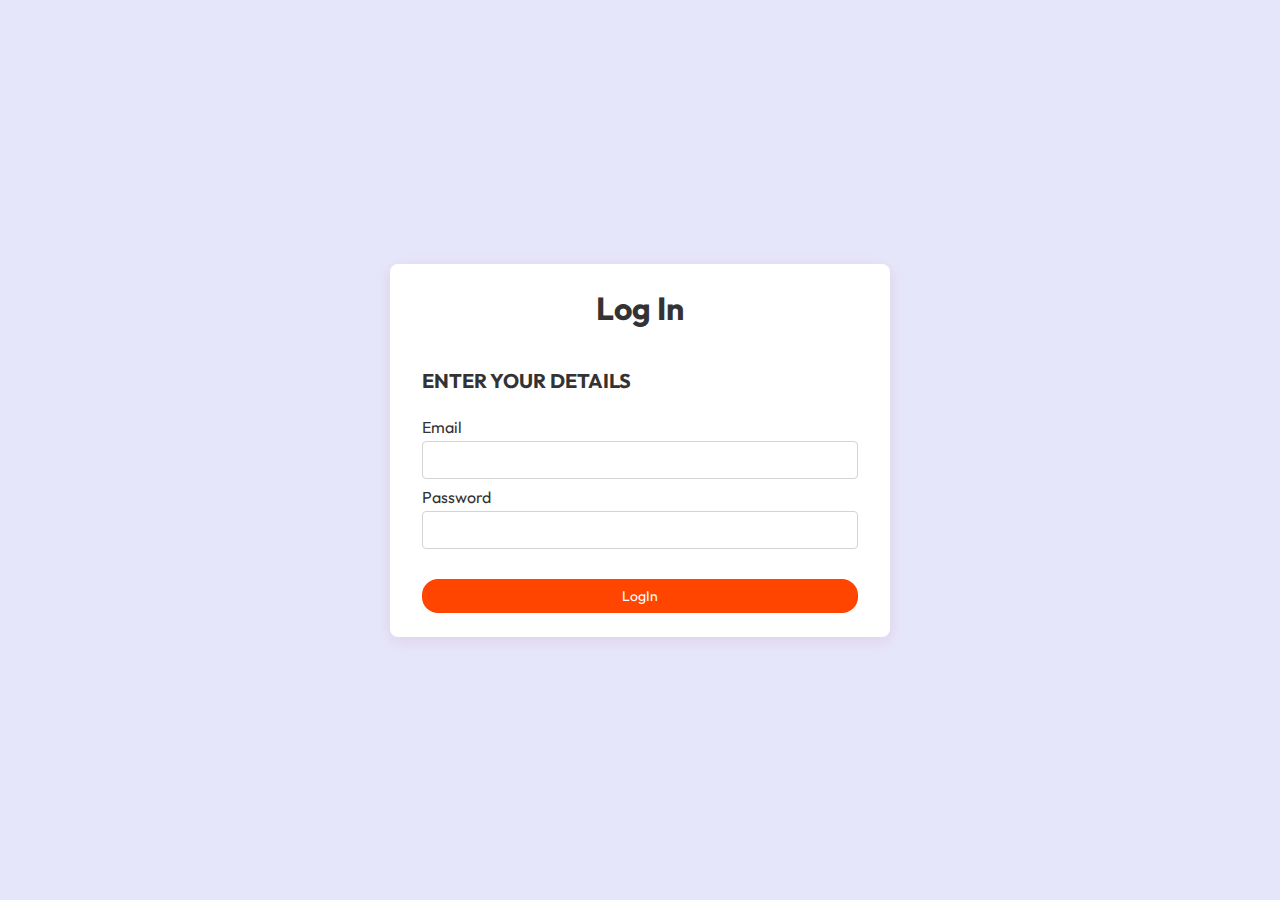
<file: index.html>
<!DOCTYPE html>
<html lang="en">

<head>
    <link rel="stylesheet" href="./assets/CSS/addUserform.css">
    <meta charset="UTF-8">
    <meta name="viewport" content="width=device-width, initial-scale=1.0">
    <title>LogIn</title>
    <!-- <link rel="shortcut icon" href="." type="image/x-icon"> -->
</head>

<body>
    <!-- <div class="main"> -->
        <form class="form-wizard" id="logInForm"  action="./PHP/logIn.php">
      <!-- .completed -->
      <div class="completed" hidden>
        <h2>Redirecting</h2>
        <!-- <svg
          xmlns="http://www.w3.org/2000/svg"
          fill="none"
          viewBox="0 0 24 24"
          stroke-width="1.5"
          stroke="currentColor"
        >
          <path
            stroke-linecap="round"
            stroke-linejoin="round"
            d="M9 12.75 11.25 15 15 9.75M21 12a9 9 0 1 1-18 0 9 9 0 0 1 18 0Z"
          />
        </svg>

        <h3>Registration Successful!</h3>
        <p>Your account has been created.</p> -->
      </div>
      <!-- /.completed -->

      <h1>Log In</h1>

      <!-- .progress-container -->
      <div class="progress-container">
        <div class="progress"></div>

        <ol>
          <!-- <li class="current">Personal</li> -->
          <!-- <li>Contact</li> -->
          <!-- <li>Account</li> -->
          <!-- <li>About</li> -->
        </ol>
      </div>
      <!-- /.progress-container -->

      <!-- .steps-container -->
      <div class="steps-container">
        <div class="step">
          <h3>Enter your Details</h3>

          <div class="form-control">
            <label for="email">Email</label>
            <input type="email" id="email" name="email" required />
          </div>
          <div class="form-control">
            <!-- <label for="last-name">Last Name</label>
            <input type="text" id="last-name" name="last-name" required /> -->
            <label for="password">Password</label>
            <input type="password" name="pass" id="password">
          </div>
        </div>
        
        
      </div>
      <!-- /.steps-container -->

      <!-- .controls -->
      <div class="controls">
        <button type="button" class="prev-btn">Previous</button>
        <button type="button" class="next-btn">Next</button>
        <button type="submit" class="submit-btn" style="background-color: orangered;">LogIn</button>
      </div>
      <!-- /.controls -->
    </form>
    <!-- </div> -->
    <script src="./assets/JS/userlogInForm.js"></script>
    <script src="https://cdnjs.cloudflare.com/ajax/libs/jquery/3.7.1/jquery.min.js" integrity="sha512-v2CJ7UaYy4JwqLDIrZUI/4hqeoQieOmAZNXBeQyjo21dadnwR+8ZaIJVT8EE2iyI61OV8e6M8PP2/4hpQINQ/g==" crossorigin="anonymous" referrerpolicy="no-referrer"></script>
</body>
</html>
</file>
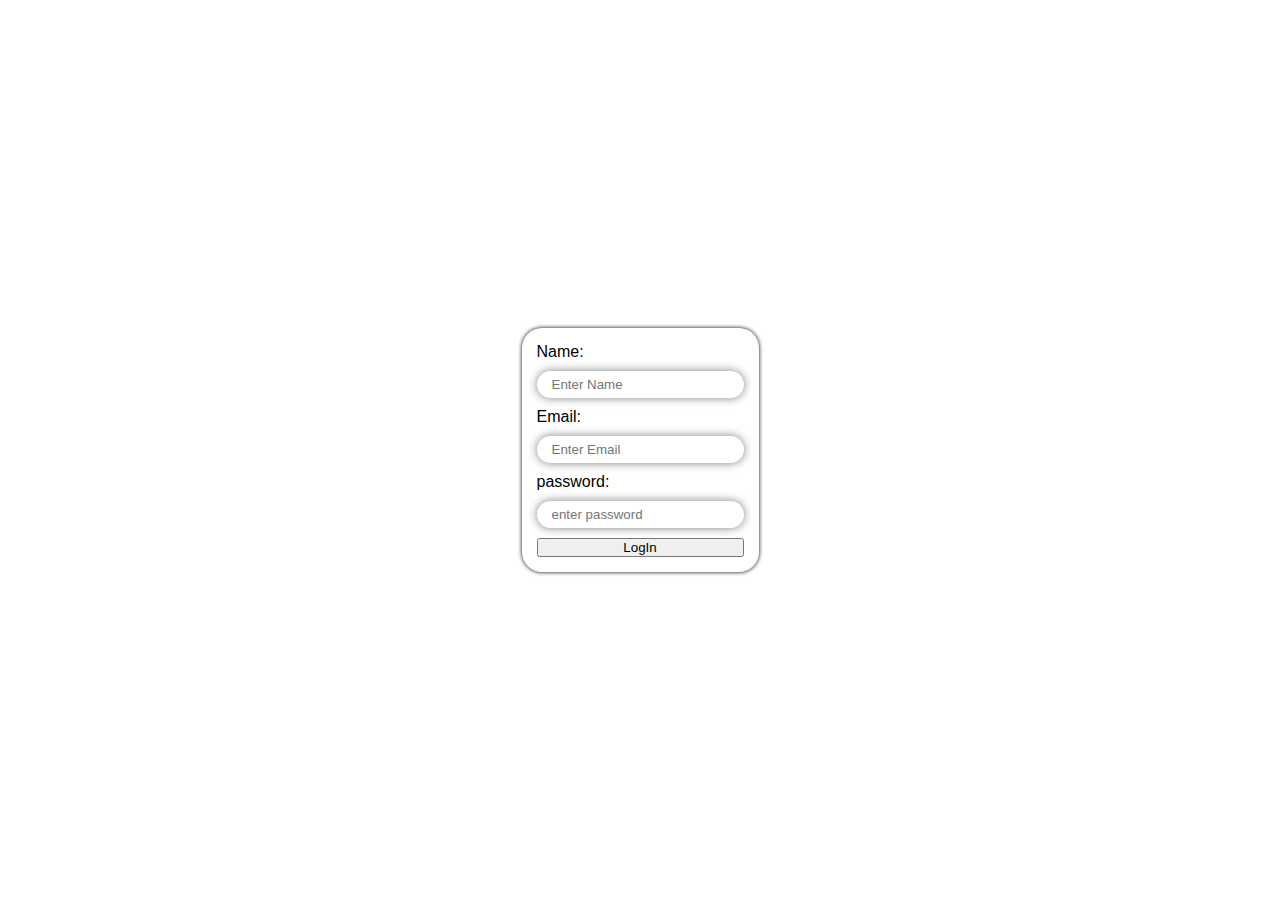
<file: adminPage/index.html>
<!DOCTYPE html>
<html lang="en">
<head>
    <meta charset="UTF-8">
    <meta name="viewport" content="width=device-width, initial-scale=1.0">
    <title>Admin Login</title>
    <style>
        *{
            padding: 0;
            margin: 0;
            box-sizing: border-box;
            font-family: Arial, Helvetica, sans-serif;
        }
        body{
            display: flex;
            align-items: center;
            justify-content: center;
            height: 100vh;
            width: 100%;

        }
        form{
            /* height: 400px; */
            padding: 15px;
            display: flex;
            flex-direction: column;
            /* background: black; */
            box-shadow: 0 0 4px black;
            border-radius: 20px;
            gap: 10px;
        }
        input{
            padding: 6px 15px;
            border-radius: 30px;
            border: none;
            box-shadow: 0 0 10px rgba(0,0,0,0.5);
        }

    </style>
</head>
<body>
    <form action="./PHP/logIn.php">
        <label for="Name">Name:</label>
        <input type="text" name="Name" id="Name" placeholder="Enter Name">
        <label for="email">Email:</label>
        <input type="email" name="email" id="email" placeholder="Enter Email">
        <label for="password">password:</label>
        <input type="password" name="pass" id="password" placeholder="enter password">
        <button type="submit">LogIn</button>
    </form>
</body>
</html>
</file>
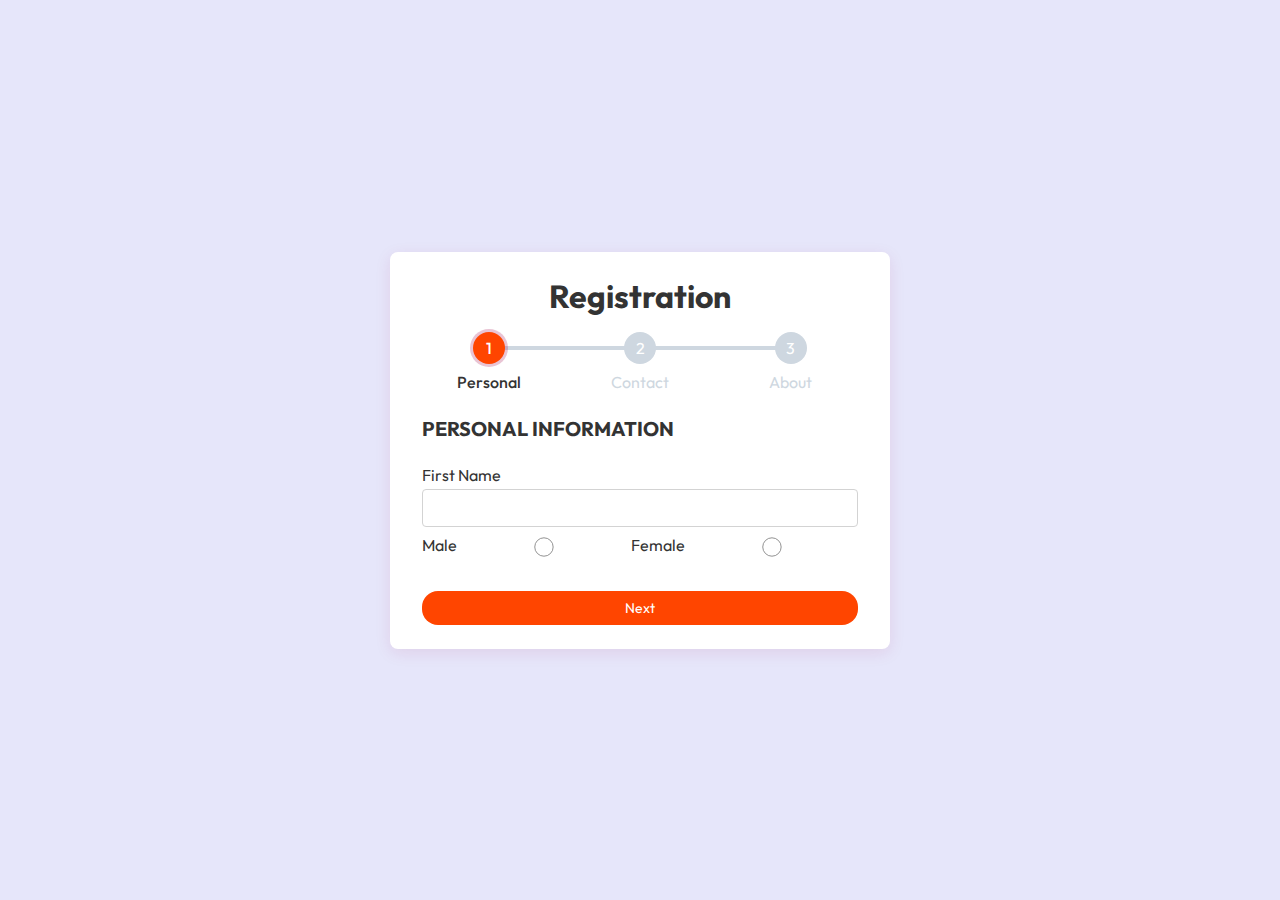
<file: form/index.html>
<!DOCTYPE html>
<html lang="en">

<head>
    <link rel="stylesheet" href="../assets/CSS/addUserform.css">
    <meta charset="UTF-8">
    <meta name="viewport" content="width=device-width, initial-scale=1.0">
    <title>Register an Account</title>
    <!-- <link rel="shortcut icon" href="." type="image/x-icon"> -->
</head>

<body>
    <!-- <div class="main"> -->
        <form class="form-wizard" id="userAddForm">
      <!-- .completed -->
      <div class="completed" hidden>
        <svg
          xmlns="http://www.w3.org/2000/svg"
          fill="none"
          viewBox="0 0 24 24"
          stroke-width="1.5"
          stroke="currentColor"
        >
          <path
            stroke-linecap="round"
            stroke-linejoin="round"
            d="M9 12.75 11.25 15 15 9.75M21 12a9 9 0 1 1-18 0 9 9 0 0 1 18 0Z"
          />
        </svg>

        <h3>Registration Successful!</h3>
        <p>Your account has been created.</p>
      </div>
      <!-- /.completed -->

      <h1>Registration</h1>

      <!-- .progress-container -->
      <div class="progress-container">
        <div class="progress"></div>

        <ol>
          <li class="current">Personal</li>
          <li>Contact</li>
          <!-- <li>Account</li> -->
          <li>About</li>
        </ol>
      </div>
      <!-- /.progress-container -->

      <!-- .steps-container -->
      <div class="steps-container">
        <div class="step">
          <h3>Personal Information</h3>

          <div class="form-control">
            <label for="full-name">First Name</label>
            <input type="text" id="full-name" name="name" required />
          </div>
          <div class="form-control">
            <!-- <label for="last-name">Last Name</label>
            <input type="text" id="last-name" name="last-name" required /> -->
            <div class="gender">
            <label for="male">Male</label>
            <input type="radio" id="male" name="gender" value="1">
            <label for="female">Female</label>
            <input type="radio" name="gender" id="female" value="2">
            </div>
          </div>
        </div>
        <div class="step">
          <h3>Contact Information</h3>

          <div class="form-control">
            <label for="email">Email</label>
            <input type="email" id="email" name="email" required />
          </div>

          <div class="form-control">
            <label for="phone">WhatsApp Number</label>
            <input type="tel" id="phone" name="phone" required />
          </div>
        </div>
        <div class="step">
          <h3>About</h3>

          <div class="form-control">
            <label for="bio">Bio</label>
            <textarea name="bio" id="bio" rows="4" required></textarea>
          </div>
        </div>
      </div>
      <!-- /.steps-container -->

      <!-- .controls -->
      <div class="controls">
        <button type="button" class="prev-btn">Previous</button>
        <button type="button" class="next-btn">Next</button>
        <button type="submit" class="submit-btn">Submit</button>
      </div>
      <!-- /.controls -->
    </form>
    <!-- </div> -->
    <script src="../assets/JS/userRegisterForm.js"></script>
    <script src="https://cdnjs.cloudflare.com/ajax/libs/jquery/3.7.1/jquery.min.js" integrity="sha512-v2CJ7UaYy4JwqLDIrZUI/4hqeoQieOmAZNXBeQyjo21dadnwR+8ZaIJVT8EE2iyI61OV8e6M8PP2/4hpQINQ/g==" crossorigin="anonymous" referrerpolicy="no-referrer"></script>
    <script>
        // var form = document.getElementById('userAddForm');
        form.addEventListener('submit',e => {
            e.preventDefault();
            $.ajax({
                url: "../PHP/submitnewuser.php",
                method: "POST",
                data: $("#userAddForm").serialize(),
                success: (data) => {
                    console.log(data);
                }
            });
        });


    </script>
</body>

</html>
</file>
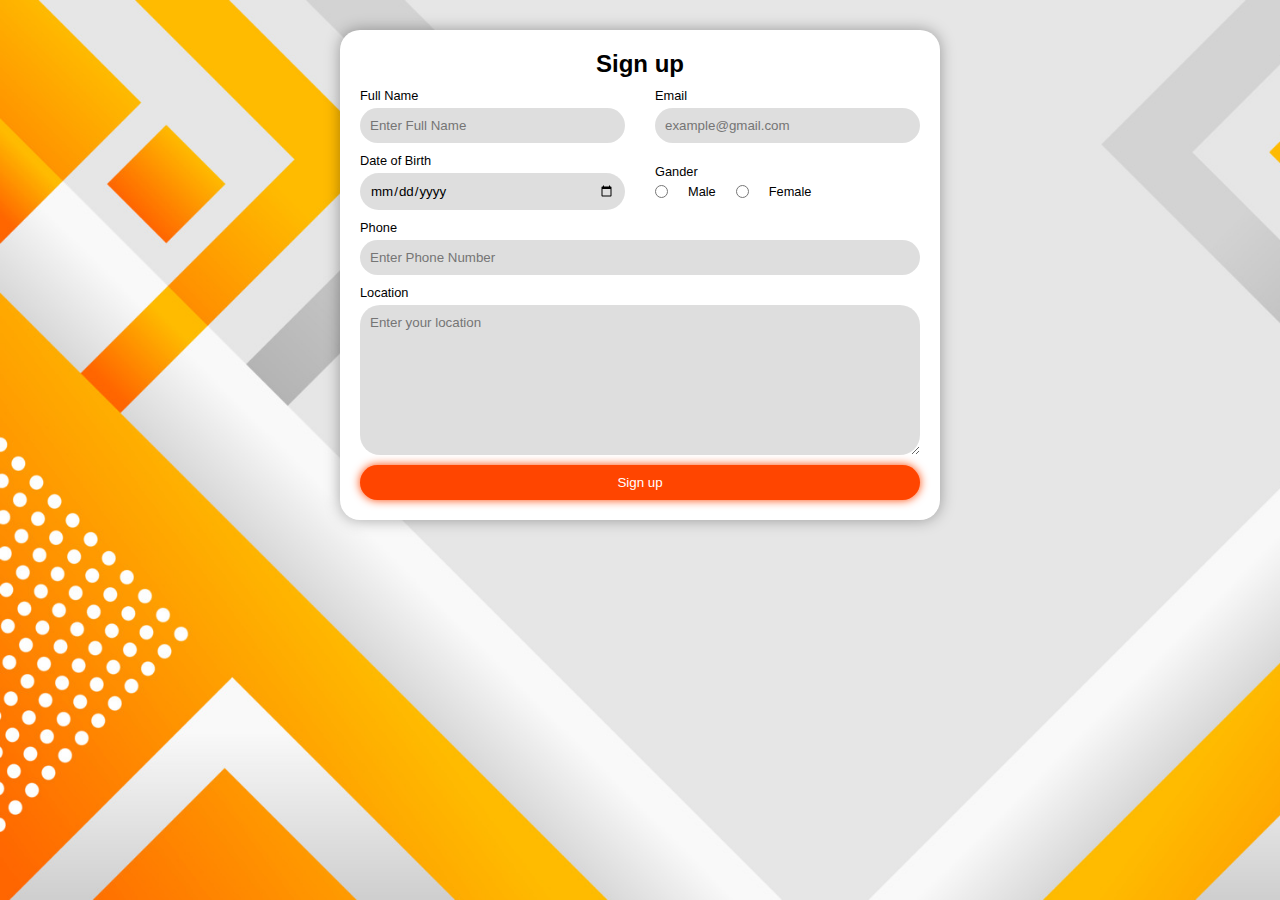
<file: form.html>
<!DOCTYPE html>
<html lang="en">
<head>
    <style>
        *{
            margin: 0;
            padding: 0;
            box-sizing: border-box;
            font-family: Arial, Helvetica, sans-serif;
        }
        body{
            background-image: url("./assets/img/orangebg.jpg");
            background-size: cover;
            background-position: left;

        }
        .main{
            height: 100vh;
            /* align-items: center; */
            justify-content: center;
            display: flex;
            /* color:; */
            /* background-attachment: fixed; */

            padding: 30px;
        }
        .center{
            text-align: center;
        }
        form{
            display: flex;
            width: 600px;
            height: max-content;
            padding: 20px;
            background: #fff;
            flex-direction: column;
            gap: 10px;
            box-shadow: 0 0 15px rgba(0, 0, 0, 0.342);
            border-radius: 20px;
        }
        section.two{
            display: flex;
            gap: 30px;
            width: 100%;
            /* background: red; */
        }
        .field {
            display: flex;
            width: 100%;
            flex-direction: column;
            /* background: yellow; */
            gap: 5px;
            /* background: red; */
            justify-content: center;
        }
        .field input,.field textarea{
            padding: 10px;
            border-radius: 20px;
            border: none;
            padding-left: 10px;
            background-color: #00000021;
            transition: 0.2s;
        }
        .field textarea{
            resize: vertical;
            min-height: 150px;
        }
        .field input:focus,
        .field textarea:focus
        {
            background: #fff;
            border: none;
            outline: none;
            box-shadow: 0 0 5px #000;
        }
        input[type="radio"]{
            accent-color: orange;
        }
        .flex{
            display: flex;
            /* justify-content: space-evenly; */
            gap: 20px;
        }
        label{
            font-weight: 500;
            font-size: 0.8em;
        }
        button{
            padding: 10px;
            border: none;
            border-radius: 20px;
            color: #fff;
            background: orangered;
            box-shadow: 0 0 10px orangered;
        }
        @media (max-width: 650px) {
            form{
                width: 100%;
            }   
        }
        @media (max-width: 520px) {
            section.two{
                flex-wrap: wrap;
                gap: 10px;
            }
        }

    </style>
    <meta charset="UTF-8">
    <meta name="viewport" content="width=device-width, initial-scale=1.0">
    <title>Document</title>
</head>
<body>
    <div class="main">
        <form action="#">
            <h2 class="center">Sign up</h2>
            <section class="two">
                <div class="field">
                    <label for="nameBar">Full Name</label>
                    <input type="text" id="nameBar" placeholder="Enter Full Name">
                </div>
                <div class="field">
                    <label for="emailBar">Email</label>
                    <input type="email" id="emailBar" placeholder="example@gmail.com">
                </div>
            </section>
            <section class="two">
                <div class="field">
                    <label for="DOBBar">Date of Birth</label>
                    <input type="date" name="" id="">
                </div>
                <div class="field">
                    <label for="">Gander</label>
                    <div class="flex">
                        <input type="radio" name="gender" id="male">
                        <label for="male">Male</label>
                        <input type="radio" name="gender" id="feMale">
                        <label for="feMale">Female</label>
                    </div>
                </div>
            </section>
            <div class="field">
                <label for="phoneBar">Phone</label>
                <input type="tel" name="" id="phoneBar" placeholder="Enter Phone Number">
            </div>
            <section class="two">
                <div class="field">
                    <label for="locationBar">Location</label>
                <textarea name="" placeholder="Enter your location" id=""></textarea>
                </div>
            </section>
            <button>Sign up</button>
        </form>
    </div>
</body>
</html>
</file>
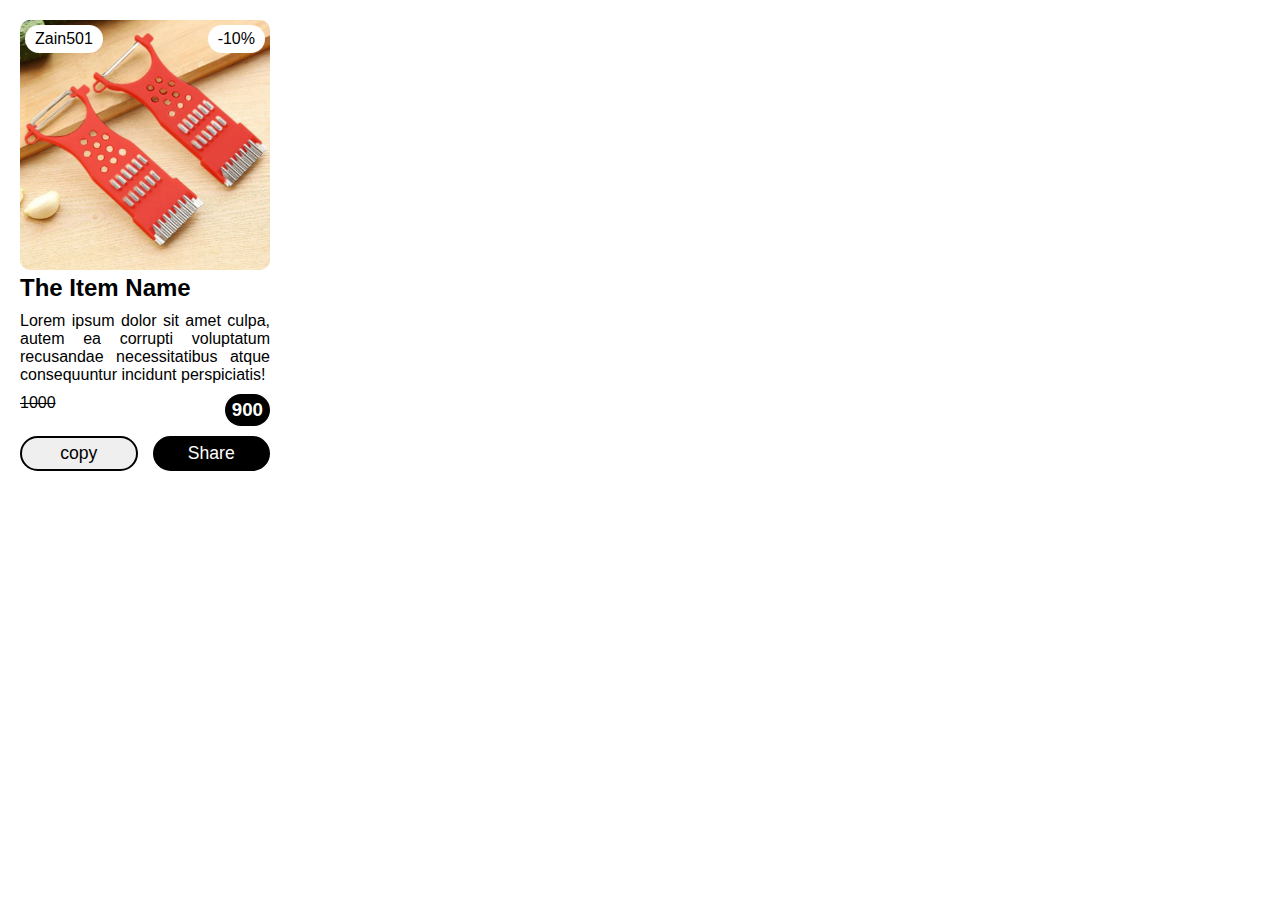
<file: adminPage/shareexample.html>
<!DOCTYPE html>
<html lang="en">

<head>
    <meta charset="UTF-8">
    <meta name="viewport" content="width=device-width, initial-scale=1.0">
    <title>Your WorkSpace</title>
    <style>
        * {
            margin: 0;
            padding: 0;
            box-sizing: border-box;
            font-family: Arial, Helvetica, sans-serif;
        }

        .container {
            display: flex;
            gap: 10px;
            height: auto;
            width: 100%;
            flex-wrap: wrap;
            padding: 20px;
            justify-content: space-between;
            align-items: stretch;
        }

        .container .item {
            width: 250px;
            height: auto;
            border-radius: 20px;
            position: relative;
            display: flex;
            /* overflow: hidden; */
            flex-direction: column;
            justify-content: space-between;
            /* background: black; */
            gap: 10px;
        }

        .container .item span {
            position: absolute;
            right: var(--r);
            left: var(--l);
            top: 5px;
            border-radius: 30px;
            padding: 5px 10px;
            background: #fff;

        }

        .container .item img {
            width: 100%;
            border-radius: 10px;
        }

        .container .item .content {
            display: flex;
            flex-wrap: wrap;
            justify-content: space-between;
            gap: 10px;
        }

        .container .item .content * {
            width: var(--w);

        }

        .container .item .content h2,
        .container .item .content p {
            text-align: justify;
        }

        .container .item .buttons {
            display: flex;
            gap: 15px;
        }

        .container .item .buttons button {
            padding: 5px 0;
            border: 2px solid black;
            border-radius: 30px;
            font-size: 1.1em;
            width: 100%;
        }

        .blackButton {
            color: #fff;
            background: #000;
            padding: 5px 7px;
            border-radius: 30px;
        }

        @media (max-width: 786px) {
            .container {
                justify-content: center;
            }

            .container .item {
                width: 100%;
            }
        }
    </style>
</head>

<body>
    <div class="container" id="itemsTable">
        <div class="item">
            <section>
                <span class="coupon" style="--l:5px;--r:auto;">Zain501</span>
                <span class="discount" style="--l:auto;--r:5px;">-10%</span>
                <img src="../assets/img/img_69286537ca830.jpg">
                <div class="content">
                    <h2 style="--w:100%;">The Item Name</h2>
                    <p style="--w:100%">Lorem ipsum dolor sit amet culpa, autem ea corrupti voluptatum recusandae
                        necessitatibus atque consequuntur incidunt perspiciatis!</p>
                    <strike class="op">1000</strike>
                    <h3 class="sp blackButton">900</h3>
                </div>
            </section>
            <div class="buttons" style="--w:100%;">
                <button>copy</button><button class="blackButton">Share</button>
            </div>
        </div>
    </div>
    <script>
        var itemsTable = document.getElementById("itemsTable");
        function fetch_items() {
            fetch('./PHP/fetch_all_items_for_user.php').then(res => {
                return res.json();
            }).then(data => {
                // itemsTable.innerHTML = ``;
                displayData(data);
            })
        }
        fetch_items()
        function displayData(data) {
            console.log(data);

            data.forEach(item => {
                var tr = document.createElement('div');
                tr.classList.add('item');
                tr.innerHTML = `
                    <section>
            <span class="coupon" style="--l:5px;--r:auto;">Zain501</span>
            <span class="discount" style="--l:auto;--r:5px;">-10%</span>
            <img src="../assets/img/${item.imgPath}">
            <div class="content">
                <h2 style="--w:100%;">${item.Name}</h2>
                <p style="--w:100%">Lorem ipsum dolor sit amet culpa, autem ea corrupti voluptatum recusandae necessitatibus atque consequuntur incidunt perspiciatis!</p>
                 <strike class="op">${item.sp}</strike>
                 <h3 class="sp blackButton">${item.sp * 0.9}</h3>
                 
            </div>  
              
            </section>   
            <div class="buttons" style="--w:100%;">
                    <button>copy</button><button class="blackButton">Share</button>
                 </div>`;
                itemsTable.appendChild(tr);
            });
        }
    </script>
</body>

</html>
</file>
<file: assets/CSS/addUserform.css>
@import url("https://fonts.googleapis.com/css2?family=Outfit:wght@400;500;600&display=swap");

* {
  font-family: "Outfit", sans-serif;
  padding: 0;
  margin: 0;
  box-sizing: border-box;
}

:root {
  --main-color: orangered;
  --dark-color: orangered;
  --step-color: #ced7e0;
  --step-size: 32px;
  --steps: 4;
  --progress-width: calc((var(--steps) - 1) / var(--steps) * 100%);
}

body {
  min-height: 100vh;
  display: flex;
  flex-direction: column;
  align-items: center;
  background-color: lavender;
  color: #333;
}

h1 {
  text-align: center;
  margin-bottom: 16px;
}

h3 {
  margin-bottom: 16px;
  text-transform: uppercase;
  font-size: clamp(1rem, 2vw + 1rem, 1.25rem);
}

label {
  display: inline-block;
  margin-bottom: 4px;
}

input,
textarea {
  outline-color: var(--main-color);
  border: 1px solid lightgray;
  padding: 8px 16px;
  border-radius: 4px;
  width: 100%;
  font-size: 1rem;
  text-align: start;
}

input[type="tel"] {
  direction: inherit;
}

textarea {
  resize: none;
}

button {
  cursor: pointer;
  border: none;
  border-radius: 16px;
  padding: 8px 16px;
  background-color: var(--main-color);
  color: #fff;
  font-size: 0.875rem;
  transition: 0.3s;
}

button:active,
button:hover {
  background-color: var(--dark-color);
}

button:disabled {
  opacity: 0.8;
}

button:focus {
  outline-color: #333;
}

button[type="submit"] {
  background-color: #333;
}

button[type="submit"]:hover,
button[type="submit"]:active {
  background-color: #444;
}

form {
  margin-block: auto;
}

/* form styles */

.form-wizard {
  background-color: #fff;
  padding: 1.5rem;
  border-radius: 8px;
  width: min(500px, 90%);
  box-shadow: 0 4px 16px rgba(167, 21, 84, 0.1);
}

.progress-container {
  position: relative;
}

.progress-container::before {
  content: "";
  height: 4px;
  width: var(--progress-width);
  background-color: var(--step-color);
  position: absolute;
  top: calc(var(--step-size) / 2);
  left: 50%;
  translate: -50% -50%;
}

.progress-container .progress {
  height: 4px;
  width: var(--progress-width);
  background-color: var(--main-color);
  position: absolute;
  top: calc(var(--step-size) / 2);
  left: 50%;
  translate: -50% -50%;
  z-index: 2;
  transform: scaleX(0);
  transform-origin: left;
  transition: 0.3s;
}

/* if page is rtl adjust the transform origin */
html[dir="rtl"] .progress-container .progress {
  transform-origin: right;
}

.progress-container ol {
  list-style-type: none;
  display: flex;
  align-items: flex-start;
  justify-content: space-between;
  counter-reset: step-number;
  position: relative;
  z-index: 3;
}

.progress-container li {
  flex: 1;
  display: flex;
  flex-direction: column;
  align-items: center;
  color: var(--step-color);
  transition: 0.3s linear 0.3s;
  text-align: center;
  font-size: 0;
}

.progress-container li::before {
  counter-increment: step-number;
  content: counter(step-number);
  background-color: var(--step-color);
  width: var(--step-size);
  height: var(--step-size);
  display: flex;
  align-items: center;
  justify-content: center;
  border-radius: 50%;
  color: #fff;
  transition: 0.3s linear 0.3s;
  font-size: 1rem;
}

@media (min-width: 480px) {
  .progress-container li {
    font-size: 1rem;
    gap: 8px;
  }
}

.progress-container li:where(.done, .current) {
  color: #333;
  font-weight: 500;
}

.progress-container li.done::before {
  background-color: var(--main-color);
}

.progress-container li.current::before {
  background-color: var(--main-color);
  box-shadow: 0 0 0 3px rgba(167, 21, 84, 0.25);
}

.steps-container {
  display: flex;
  overflow: hidden;
}

.step {
  flex: 1 0 100%;
  padding: 24px 8px;
  opacity: 0;
  transition: opacity 0.3s;
  height: fit-content;
  display: grid;
  gap: 8px;
}

.step.current {
  opacity: 1;
}

.controls {
  display: flex;
  align-items: center;
  justify-content: space-between;
  gap: 16px;
  margin-top: 16px;
  padding-inline: 8px;
}

.controls button {
  flex: 1;
}

.completed {
  text-align: center;
}

.completed h3 {
  margin-bottom: 8px;
}

.completed svg {
  width: 100px;
  height: 100px;
  stroke: yellowgreen;
}

.completed:not([hidden]) ~ * {
  display: none;
}

        .gender{
            display: flex;
        }
        input[type="radio"]{
            accent-color: orangered;
            scale: 0.8;
        }
</file>
